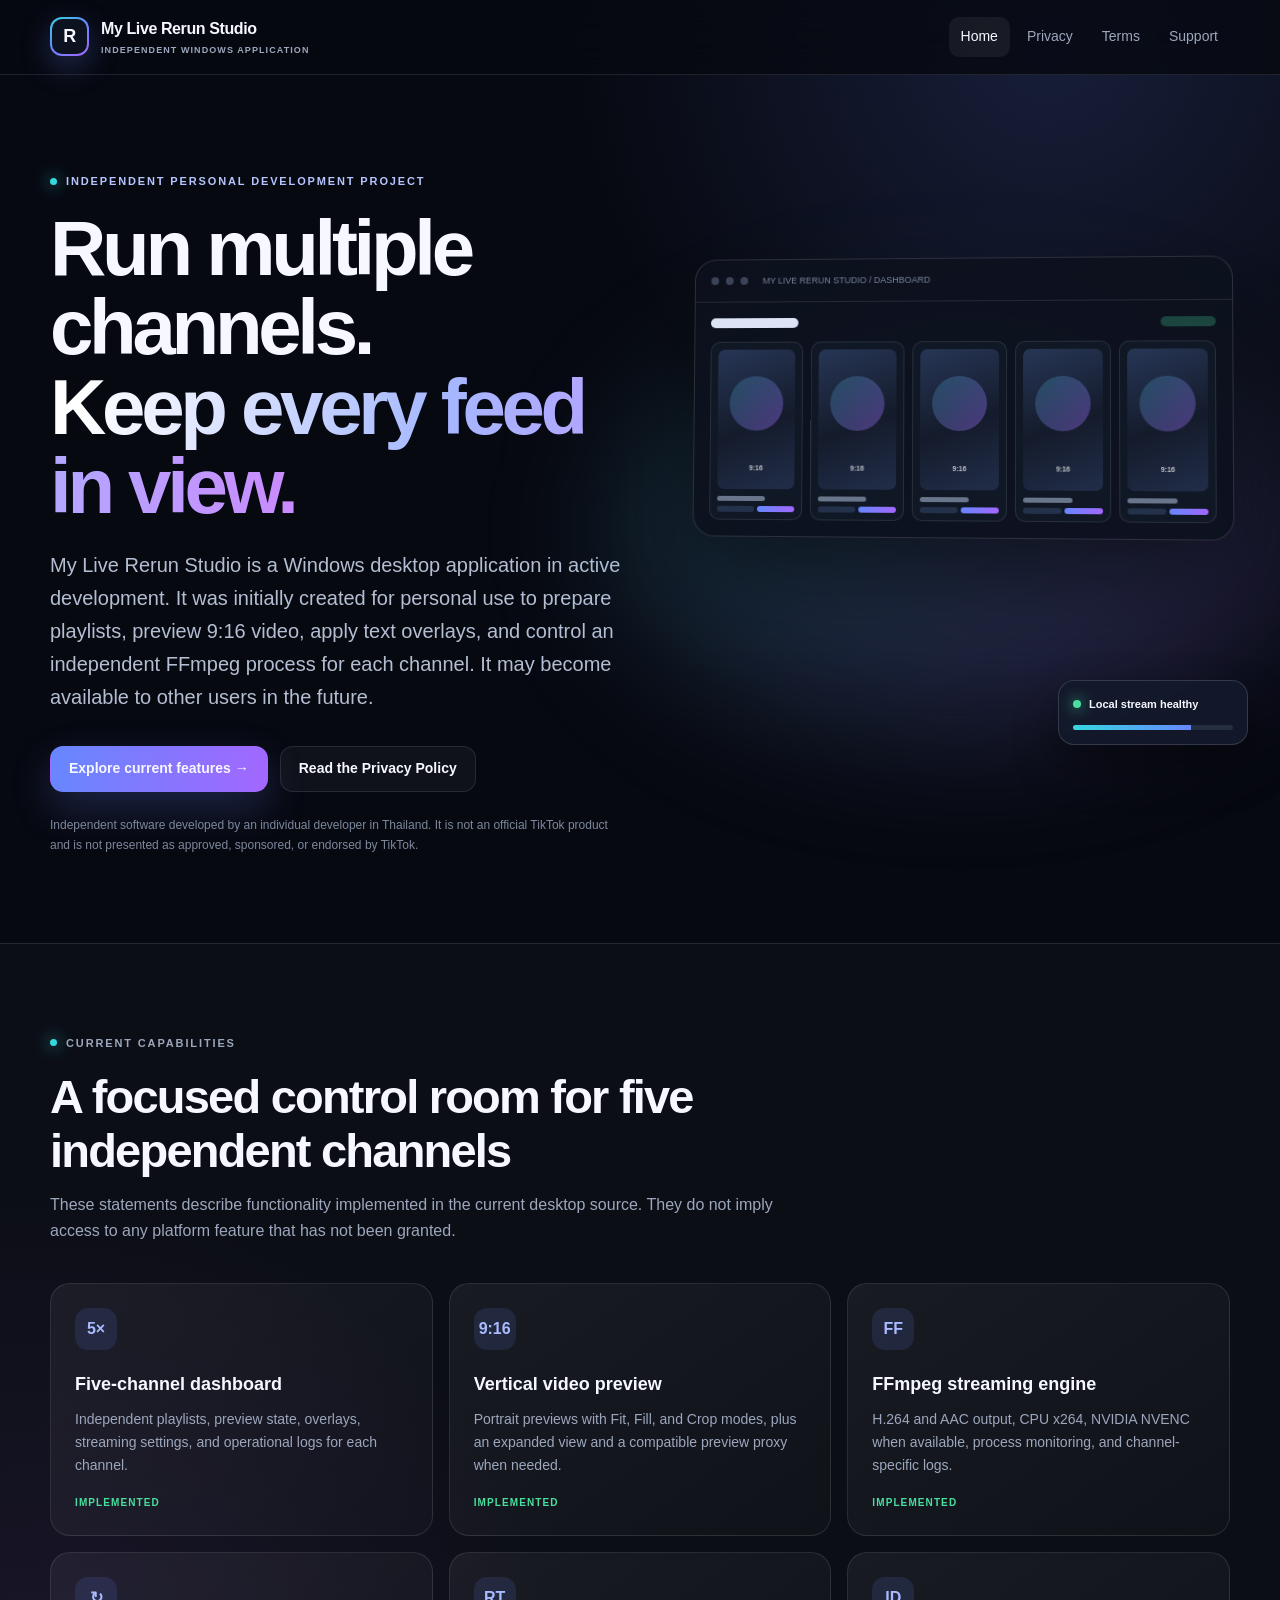
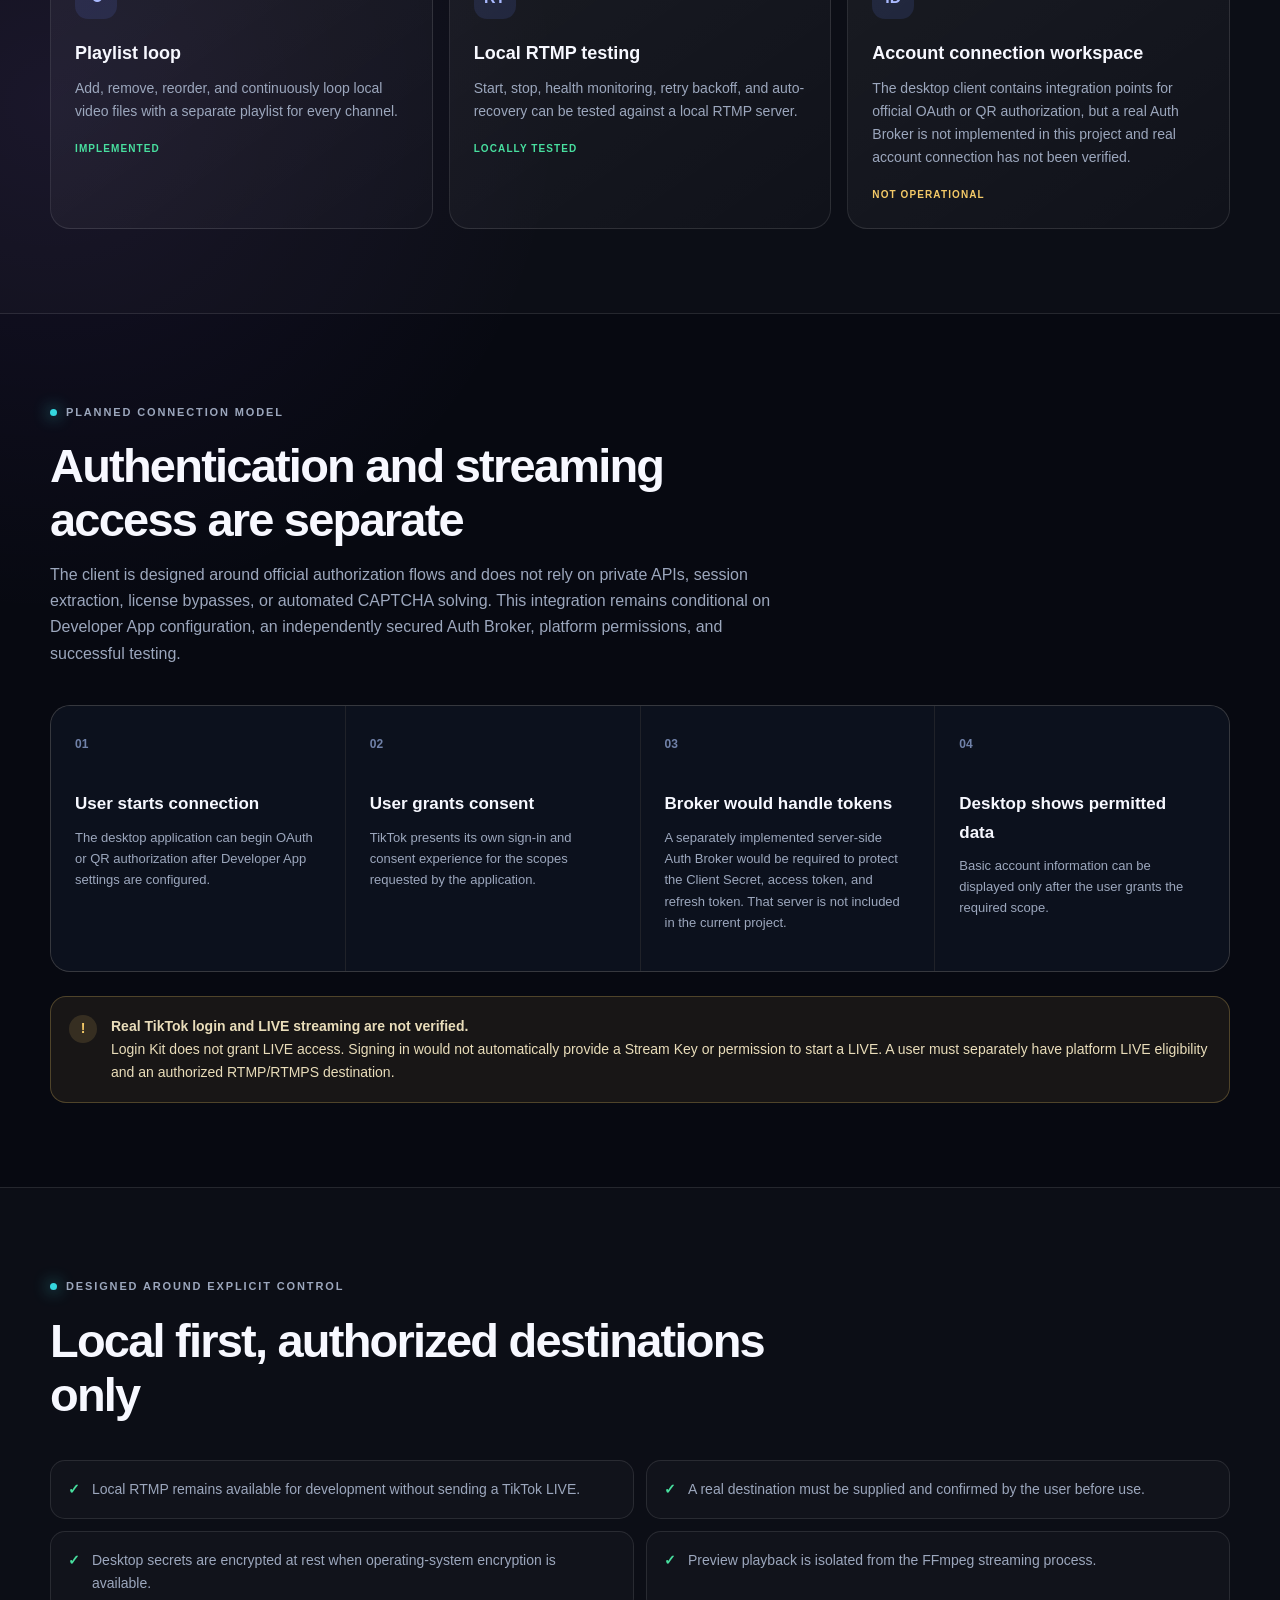
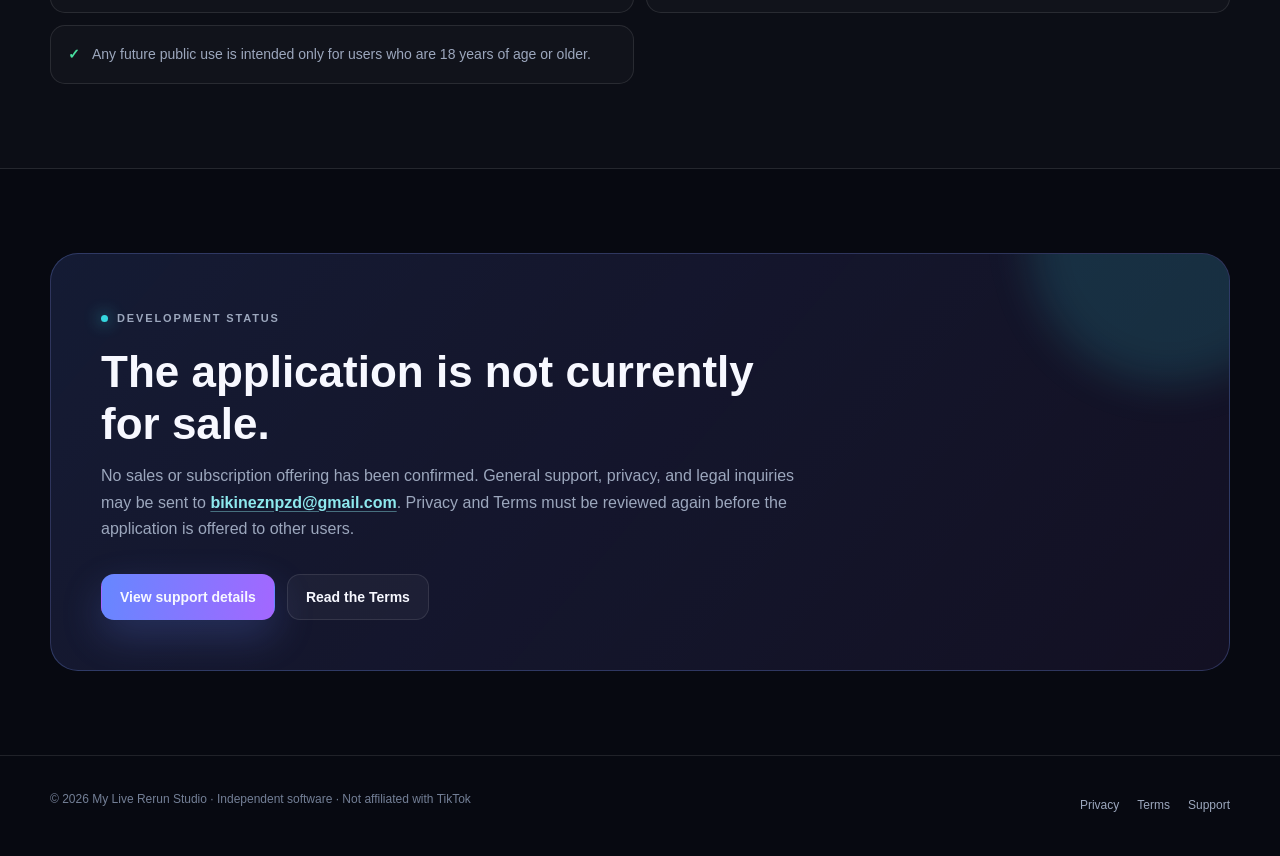
<file: index.html>
<!doctype html>
<html lang="en">
<head>
  <meta charset="UTF-8" />
  <meta name="viewport" content="width=device-width, initial-scale=1.0" />
  <meta name="description" content="My Live Rerun Studio is an independent Windows application in development for multi-channel vertical video playback, preview, overlays, and FFmpeg streaming." />
  <meta name="theme-color" content="#070911" />
  <title>My Live Rerun Studio — Multi-channel vertical streaming workspace</title>
  <link rel="stylesheet" href="assets/styles.css" />
  <script src="assets/main.js" defer></script>
</head>
<body>
  <a class="skip-link" href="#main">Skip to content</a>
  <header class="site-header">
    <nav class="container nav" aria-label="Primary navigation">
      <a class="brand" href="index.html"><span class="brand-mark" aria-hidden="true"></span><span>My Live Rerun Studio<small>Independent Windows application</small></span></a>
      <button class="menu-button" data-menu-button aria-label="Open navigation" aria-expanded="false">☰</button>
      <div class="nav-links" data-navigation data-open="false"><a href="index.html" aria-current="page">Home</a><a href="privacy.html">Privacy</a><a href="terms.html">Terms</a><a href="support.html">Support</a></div>
    </nav>
  </header>

  <main id="main">
    <section class="hero">
      <div class="container hero-grid">
        <div>
          <p class="eyebrow">Independent personal development project</p>
          <h1>Run multiple channels.<br /><span class="gradient-text">Keep every feed in view.</span></h1>
          <p class="lead">My Live Rerun Studio is a Windows desktop application in active development. It was initially created for personal use to prepare playlists, preview 9:16 video, apply text overlays, and control an independent FFmpeg process for each channel. It may become available to other users in the future.</p>
          <div class="hero-actions"><a class="button button-primary" href="#features">Explore current features →</a><a class="button button-secondary" href="privacy.html">Read the Privacy Policy</a></div>
          <p class="trust-note">Independent software developed by an individual developer in Thailand. It is not an official TikTok product and is not presented as approved, sponsored, or endorsed by TikTok.</p>
        </div>
        <div class="product-frame" aria-label="Illustration of the five-channel desktop dashboard">
          <div class="glow"></div>
          <div class="app-window">
            <div class="window-bar"><span class="window-dot"></span><span class="window-dot"></span><span class="window-dot"></span><span class="window-title">MY LIVE RERUN STUDIO / DASHBOARD</span></div>
            <div class="dashboard"><div class="dashboard-head"><span class="dashboard-title"></span><span class="dashboard-status"></span></div><div class="channel-grid">
              <div class="channel"><div class="preview"></div><div class="channel-name"></div><div class="channel-controls"><span></span><span></span></div></div>
              <div class="channel"><div class="preview"></div><div class="channel-name"></div><div class="channel-controls"><span></span><span></span></div></div>
              <div class="channel"><div class="preview"></div><div class="channel-name"></div><div class="channel-controls"><span></span><span></span></div></div>
              <div class="channel"><div class="preview"></div><div class="channel-name"></div><div class="channel-controls"><span></span><span></span></div></div>
              <div class="channel"><div class="preview"></div><div class="channel-name"></div><div class="channel-controls"><span></span><span></span></div></div>
            </div></div>
          </div>
          <div class="floating-card"><div class="status-line"><span class="status-dot"></span>Local stream healthy</div><div class="meter"><span></span></div></div>
        </div>
      </div>
    </section>

    <section class="section section-alt" id="features">
      <div class="container">
        <div class="section-heading"><p class="eyebrow">Current capabilities</p><h2>A focused control room for five independent channels</h2><p>These statements describe functionality implemented in the current desktop source. They do not imply access to any platform feature that has not been granted.</p></div>
        <div class="grid-3">
          <article class="feature-card"><span class="icon-box">5×</span><h3>Five-channel dashboard</h3><p>Independent playlists, preview state, overlays, streaming settings, and operational logs for each channel.</p><div class="feature-meta">Implemented</div></article>
          <article class="feature-card"><span class="icon-box">9:16</span><h3>Vertical video preview</h3><p>Portrait previews with Fit, Fill, and Crop modes, plus an expanded view and a compatible preview proxy when needed.</p><div class="feature-meta">Implemented</div></article>
          <article class="feature-card"><span class="icon-box">FF</span><h3>FFmpeg streaming engine</h3><p>H.264 and AAC output, CPU x264, NVIDIA NVENC when available, process monitoring, and channel-specific logs.</p><div class="feature-meta">Implemented</div></article>
          <article class="feature-card"><span class="icon-box">↻</span><h3>Playlist loop</h3><p>Add, remove, reorder, and continuously loop local video files with a separate playlist for every channel.</p><div class="feature-meta">Implemented</div></article>
          <article class="feature-card"><span class="icon-box">RT</span><h3>Local RTMP testing</h3><p>Start, stop, health monitoring, retry backoff, and auto-recovery can be tested against a local RTMP server.</p><div class="feature-meta">Locally tested</div></article>
          <article class="feature-card"><span class="icon-box">ID</span><h3>Account connection workspace</h3><p>The desktop client contains integration points for official OAuth or QR authorization, but a real Auth Broker is not implemented in this project and real account connection has not been verified.</p><div class="feature-meta pending">Not operational</div></article>
        </div>
      </div>
    </section>

    <section class="section">
      <div class="container">
        <div class="section-heading"><p class="eyebrow">Planned connection model</p><h2>Authentication and streaming access are separate</h2><p>The client is designed around official authorization flows and does not rely on private APIs, session extraction, license bypasses, or automated CAPTCHA solving. This integration remains conditional on Developer App configuration, an independently secured Auth Broker, platform permissions, and successful testing.</p></div>
        <div class="flow">
          <article class="flow-step"><span class="step-number">01</span><h3>User starts connection</h3><p>The desktop application can begin OAuth or QR authorization after Developer App settings are configured.</p></article>
          <article class="flow-step"><span class="step-number">02</span><h3>User grants consent</h3><p>TikTok presents its own sign-in and consent experience for the scopes requested by the application.</p></article>
          <article class="flow-step"><span class="step-number">03</span><h3>Broker would handle tokens</h3><p>A separately implemented server-side Auth Broker would be required to protect the Client Secret, access token, and refresh token. That server is not included in the current project.</p></article>
          <article class="flow-step"><span class="step-number">04</span><h3>Desktop shows permitted data</h3><p>Basic account information can be displayed only after the user grants the required scope.</p></article>
        </div>
        <div class="notice" style="margin-top:24px"><span class="notice-mark">!</span><div><strong>Real TikTok login and LIVE streaming are not verified.</strong><br />Login Kit does not grant LIVE access. Signing in would not automatically provide a Stream Key or permission to start a LIVE. A user must separately have platform LIVE eligibility and an authorized RTMP/RTMPS destination.</div></div>
      </div>
    </section>

    <section class="section section-alt">
      <div class="container">
        <div class="section-heading"><p class="eyebrow">Designed around explicit control</p><h2>Local first, authorized destinations only</h2></div>
        <div class="check-grid">
          <div class="check-item"><span class="check">✓</span><span>Local RTMP remains available for development without sending a TikTok LIVE.</span></div>
          <div class="check-item"><span class="check">✓</span><span>A real destination must be supplied and confirmed by the user before use.</span></div>
          <div class="check-item"><span class="check">✓</span><span>Desktop secrets are encrypted at rest when operating-system encryption is available.</span></div>
          <div class="check-item"><span class="check">✓</span><span>Preview playback is isolated from the FFmpeg streaming process.</span></div>
          <div class="check-item"><span class="check">✓</span><span>Any future public use is intended only for users who are 18 years of age or older.</span></div>
        </div>
      </div>
    </section>

    <section class="section">
      <div class="container cta"><p class="eyebrow">Development status</p><h2>The application is not currently for sale.</h2><p>No sales or subscription offering has been confirmed. General support, privacy, and legal inquiries may be sent to <a href="mailto:bikineznpzd@gmail.com">bikineznpzd@gmail.com</a>. Privacy and Terms must be reviewed again before the application is offered to other users.</p><div class="hero-actions"><a class="button button-primary" href="support.html">View support details</a><a class="button button-secondary" href="terms.html">Read the Terms</a></div></div>
    </section>
  </main>

  <footer class="site-footer"><div class="container footer-grid"><p class="footer-copy">© <span data-year></span> My Live Rerun Studio · Independent software · Not affiliated with TikTok</p><div class="footer-links"><a href="privacy.html">Privacy</a><a href="terms.html">Terms</a><a href="support.html">Support</a></div></div></footer>
</body>
</html>
</file>
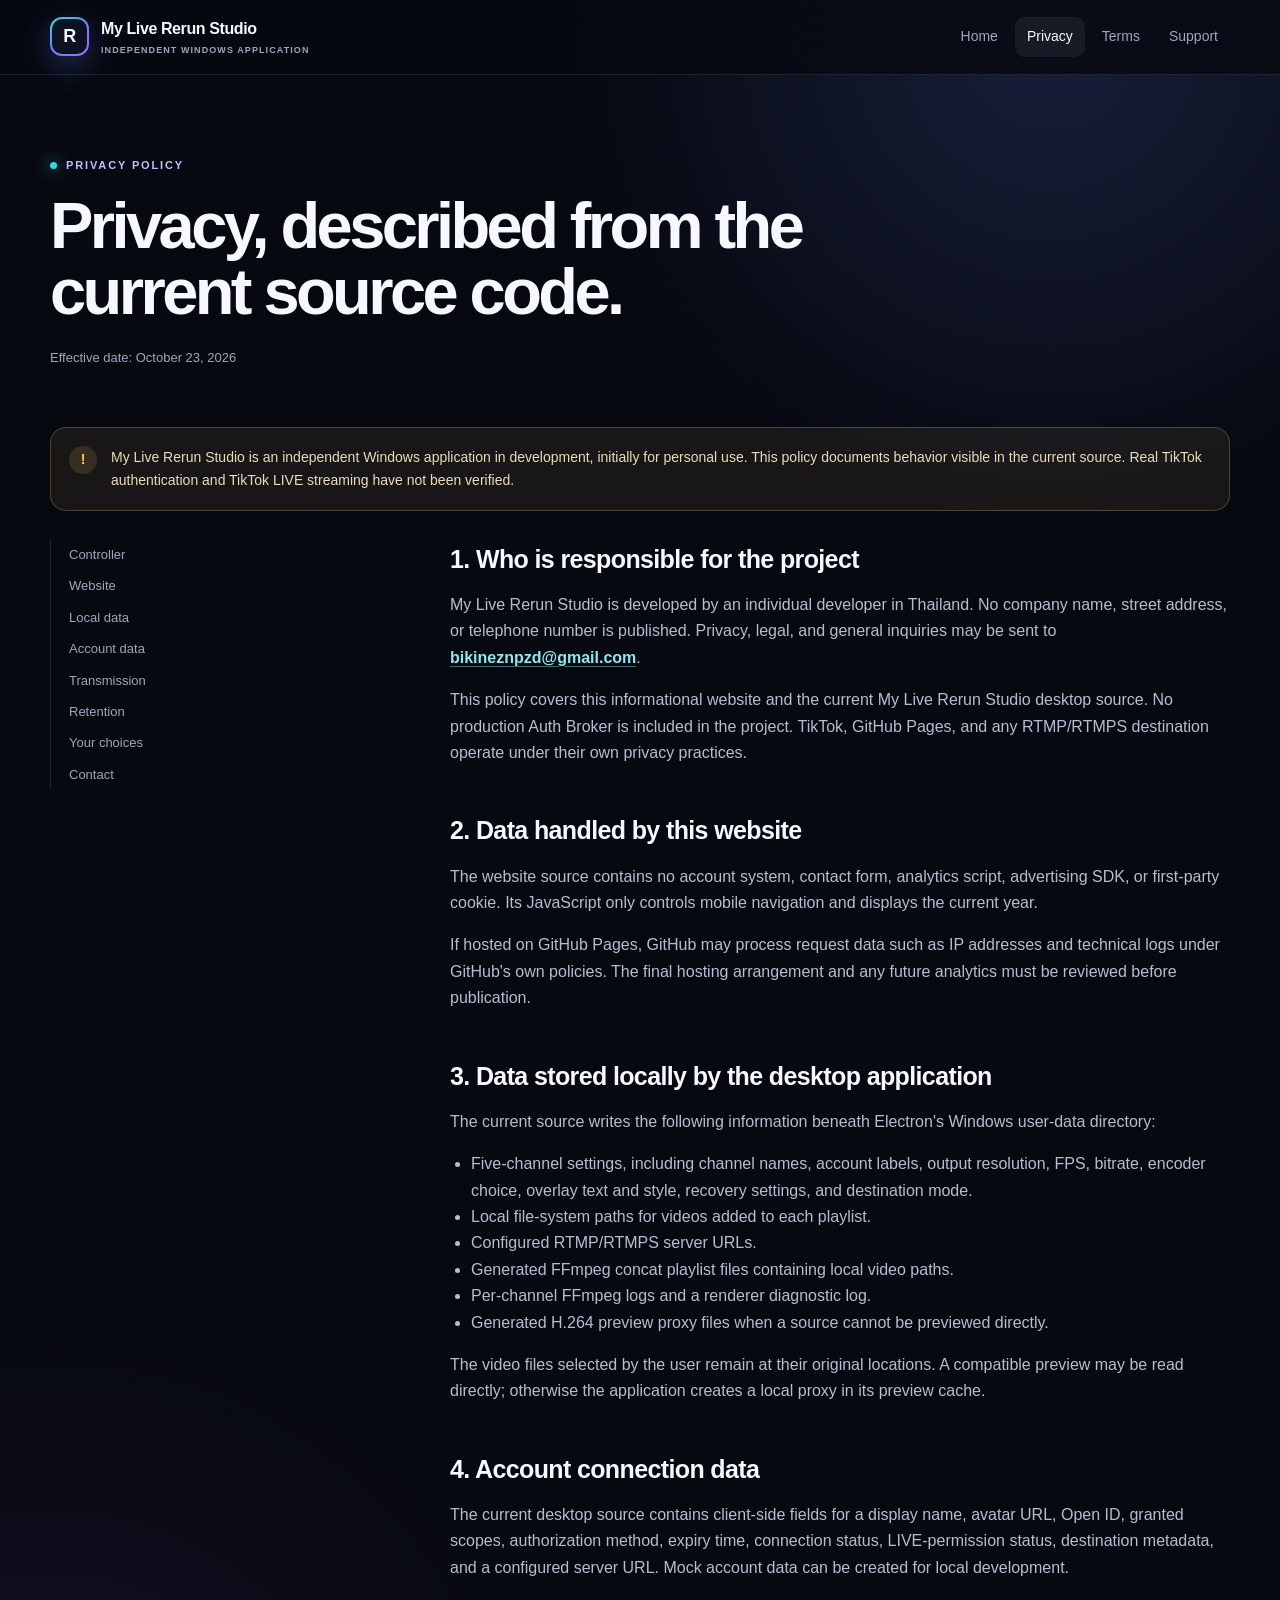
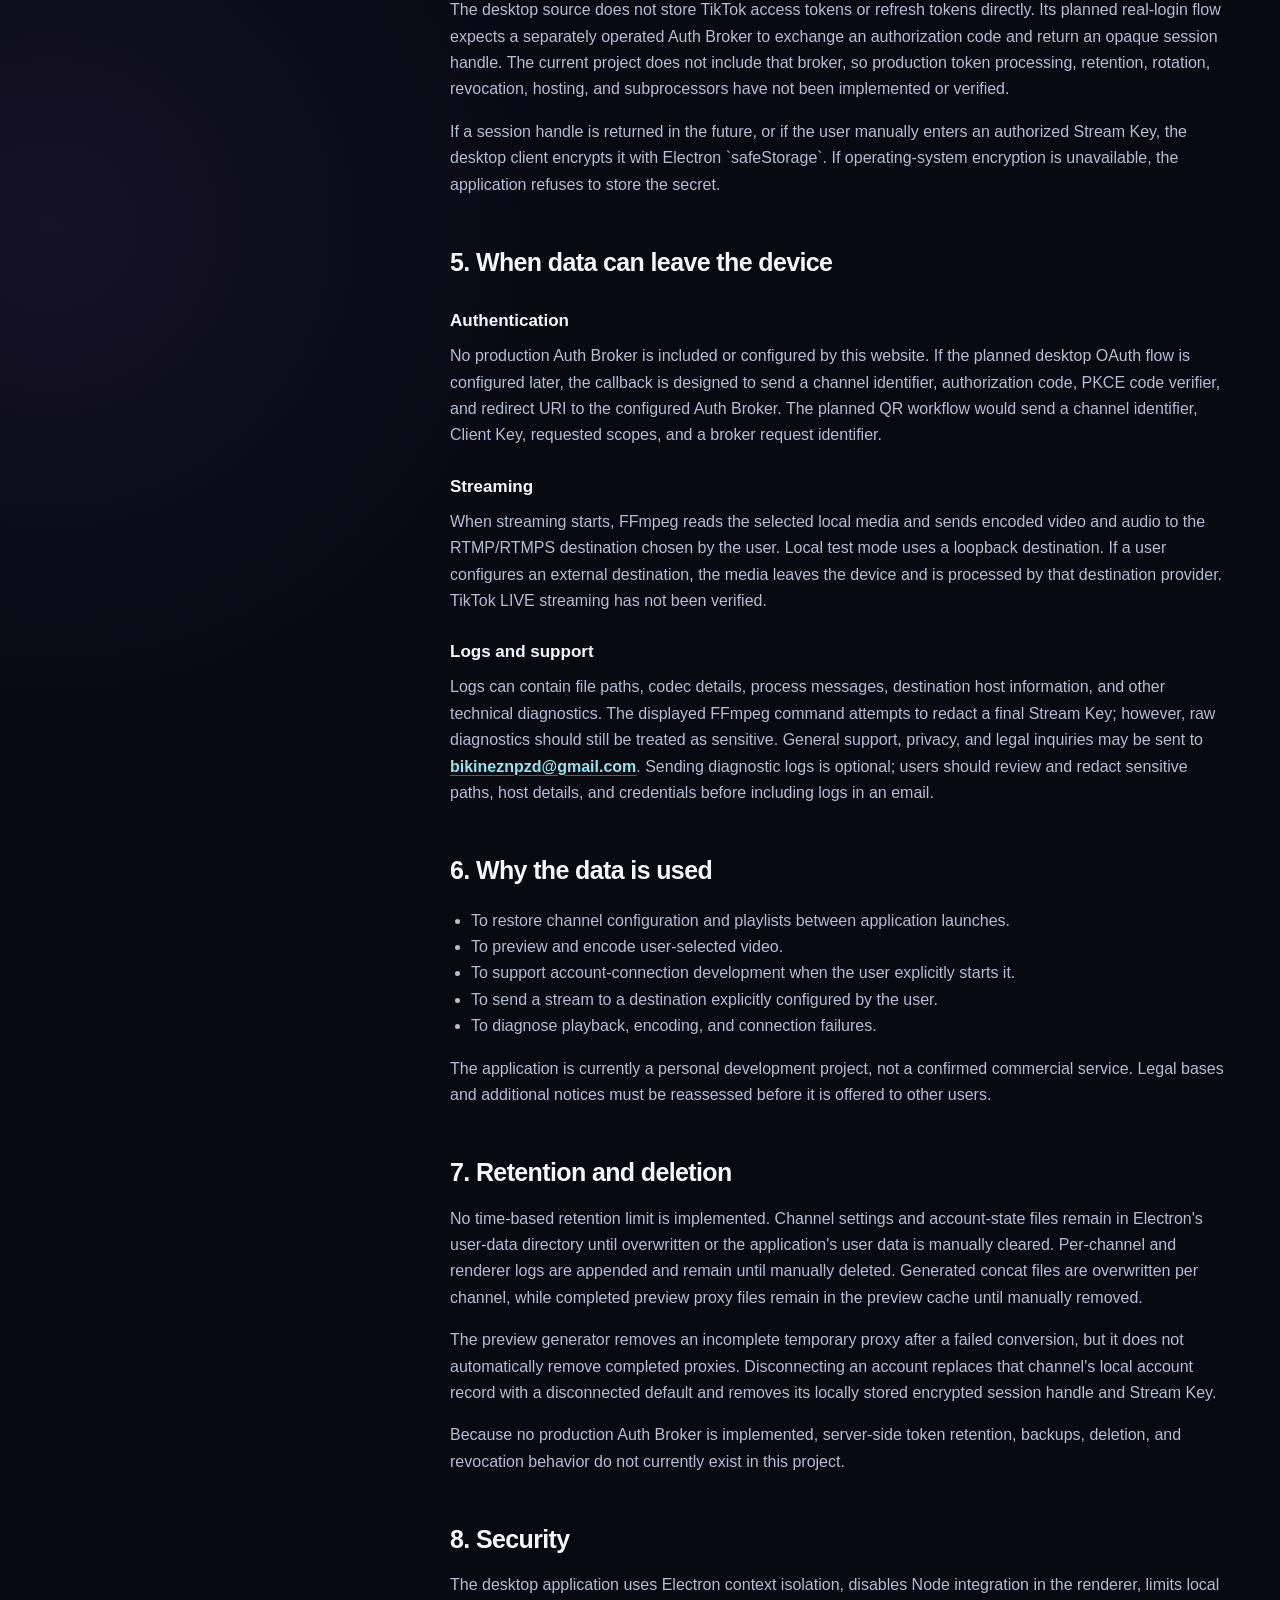
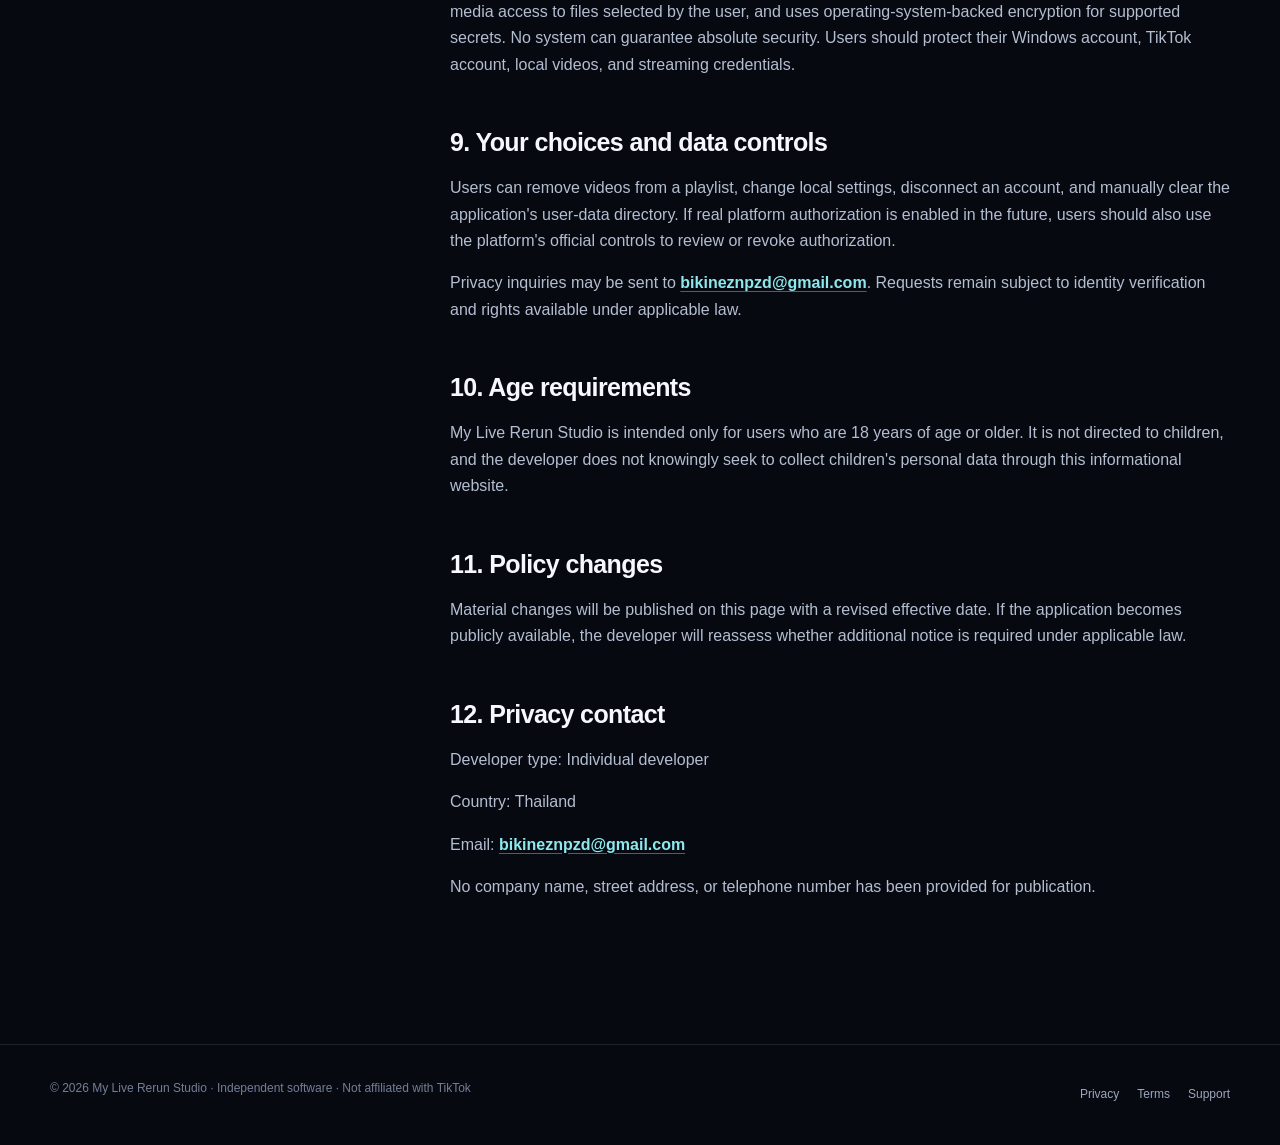
<file: privacy.html>
<!doctype html>
<html lang="en">
<head>
  <meta charset="UTF-8" />
  <meta name="viewport" content="width=device-width, initial-scale=1.0" />
  <meta name="description" content="Privacy Policy for My Live Rerun Studio." />
  <meta name="theme-color" content="#070911" />
  <title>Privacy Policy — My Live Rerun Studio</title>
  <link rel="stylesheet" href="assets/styles.css" />
  <script src="assets/main.js" defer></script>
</head>
<body>
  <a class="skip-link" href="#main">Skip to content</a>
  <header class="site-header"><nav class="container nav" aria-label="Primary navigation"><a class="brand" href="index.html"><span class="brand-mark" aria-hidden="true"></span><span>My Live Rerun Studio<small>Independent Windows application</small></span></a><button class="menu-button" data-menu-button aria-label="Open navigation" aria-expanded="false">☰</button><div class="nav-links" data-navigation data-open="false"><a href="index.html">Home</a><a href="privacy.html" aria-current="page">Privacy</a><a href="terms.html">Terms</a><a href="support.html">Support</a></div></nav></header>

  <main id="main">
    <header class="container page-hero"><p class="eyebrow">Privacy Policy</p><h1>Privacy, described from the current source code.</h1><p class="page-meta">Effective date: October 23, 2026</p></header>
    <div class="container notice"><span class="notice-mark">!</span><div>My Live Rerun Studio is an independent Windows application in development, initially for personal use. This policy documents behavior visible in the current source. Real TikTok authentication and TikTok LIVE streaming have not been verified.</div></div>

    <div class="container legal-layout">
      <aside class="legal-nav" aria-label="Privacy Policy sections"><a href="#controller">Controller</a><a href="#website">Website</a><a href="#local-data">Local data</a><a href="#account-data">Account data</a><a href="#transmission">Transmission</a><a href="#retention">Retention</a><a href="#rights">Your choices</a><a href="#contact">Contact</a></aside>
      <article class="prose">
        <section id="controller"><h2>1. Who is responsible for the project</h2><p>My Live Rerun Studio is developed by an individual developer in Thailand. No company name, street address, or telephone number is published. Privacy, legal, and general inquiries may be sent to <a href="mailto:bikineznpzd@gmail.com">bikineznpzd@gmail.com</a>.</p><p>This policy covers this informational website and the current My Live Rerun Studio desktop source. No production Auth Broker is included in the project. TikTok, GitHub Pages, and any RTMP/RTMPS destination operate under their own privacy practices.</p></section>

        <section id="website"><h2>2. Data handled by this website</h2><p>The website source contains no account system, contact form, analytics script, advertising SDK, or first-party cookie. Its JavaScript only controls mobile navigation and displays the current year.</p><p>If hosted on GitHub Pages, GitHub may process request data such as IP addresses and technical logs under GitHub's own policies. The final hosting arrangement and any future analytics must be reviewed before publication.</p></section>

        <section id="local-data"><h2>3. Data stored locally by the desktop application</h2><p>The current source writes the following information beneath Electron's Windows user-data directory:</p><ul><li>Five-channel settings, including channel names, account labels, output resolution, FPS, bitrate, encoder choice, overlay text and style, recovery settings, and destination mode.</li><li>Local file-system paths for videos added to each playlist.</li><li>Configured RTMP/RTMPS server URLs.</li><li>Generated FFmpeg concat playlist files containing local video paths.</li><li>Per-channel FFmpeg logs and a renderer diagnostic log.</li><li>Generated H.264 preview proxy files when a source cannot be previewed directly.</li></ul><p>The video files selected by the user remain at their original locations. A compatible preview may be read directly; otherwise the application creates a local proxy in its preview cache.</p></section>

        <section id="account-data"><h2>4. Account connection data</h2><p>The current desktop source contains client-side fields for a display name, avatar URL, Open ID, granted scopes, authorization method, expiry time, connection status, LIVE-permission status, destination metadata, and a configured server URL. Mock account data can be created for local development.</p><p>The desktop source does not store TikTok access tokens or refresh tokens directly. Its planned real-login flow expects a separately operated Auth Broker to exchange an authorization code and return an opaque session handle. The current project does not include that broker, so production token processing, retention, rotation, revocation, hosting, and subprocessors have not been implemented or verified.</p><p>If a session handle is returned in the future, or if the user manually enters an authorized Stream Key, the desktop client encrypts it with Electron `safeStorage`. If operating-system encryption is unavailable, the application refuses to store the secret.</p></section>

        <section id="transmission"><h2>5. When data can leave the device</h2><h3>Authentication</h3><p>No production Auth Broker is included or configured by this website. If the planned desktop OAuth flow is configured later, the callback is designed to send a channel identifier, authorization code, PKCE code verifier, and redirect URI to the configured Auth Broker. The planned QR workflow would send a channel identifier, Client Key, requested scopes, and a broker request identifier.</p><h3>Streaming</h3><p>When streaming starts, FFmpeg reads the selected local media and sends encoded video and audio to the RTMP/RTMPS destination chosen by the user. Local test mode uses a loopback destination. If a user configures an external destination, the media leaves the device and is processed by that destination provider. TikTok LIVE streaming has not been verified.</p><h3>Logs and support</h3><p>Logs can contain file paths, codec details, process messages, destination host information, and other technical diagnostics. The displayed FFmpeg command attempts to redact a final Stream Key; however, raw diagnostics should still be treated as sensitive. General support, privacy, and legal inquiries may be sent to <a href="mailto:bikineznpzd@gmail.com">bikineznpzd@gmail.com</a>. Sending diagnostic logs is optional; users should review and redact sensitive paths, host details, and credentials before including logs in an email.</p></section>

        <section id="purpose"><h2>6. Why the data is used</h2><ul><li>To restore channel configuration and playlists between application launches.</li><li>To preview and encode user-selected video.</li><li>To support account-connection development when the user explicitly starts it.</li><li>To send a stream to a destination explicitly configured by the user.</li><li>To diagnose playback, encoding, and connection failures.</li></ul><p>The application is currently a personal development project, not a confirmed commercial service. Legal bases and additional notices must be reassessed before it is offered to other users.</p></section>

        <section id="retention"><h2>7. Retention and deletion</h2><p>No time-based retention limit is implemented. Channel settings and account-state files remain in Electron's user-data directory until overwritten or the application's user data is manually cleared. Per-channel and renderer logs are appended and remain until manually deleted. Generated concat files are overwritten per channel, while completed preview proxy files remain in the preview cache until manually removed.</p><p>The preview generator removes an incomplete temporary proxy after a failed conversion, but it does not automatically remove completed proxies. Disconnecting an account replaces that channel's local account record with a disconnected default and removes its locally stored encrypted session handle and Stream Key.</p><p>Because no production Auth Broker is implemented, server-side token retention, backups, deletion, and revocation behavior do not currently exist in this project.</p></section>

        <section id="security"><h2>8. Security</h2><p>The desktop application uses Electron context isolation, disables Node integration in the renderer, limits local media access to files selected by the user, and uses operating-system-backed encryption for supported secrets. No system can guarantee absolute security. Users should protect their Windows account, TikTok account, local videos, and streaming credentials.</p></section>

        <section id="rights"><h2>9. Your choices and data controls</h2><p>Users can remove videos from a playlist, change local settings, disconnect an account, and manually clear the application's user-data directory. If real platform authorization is enabled in the future, users should also use the platform's official controls to review or revoke authorization.</p><p>Privacy inquiries may be sent to <a href="mailto:bikineznpzd@gmail.com">bikineznpzd@gmail.com</a>. Requests remain subject to identity verification and rights available under applicable law.</p></section>

        <section id="children"><h2>10. Age requirements</h2><p>My Live Rerun Studio is intended only for users who are 18 years of age or older. It is not directed to children, and the developer does not knowingly seek to collect children's personal data through this informational website.</p></section>

        <section id="changes"><h2>11. Policy changes</h2><p>Material changes will be published on this page with a revised effective date. If the application becomes publicly available, the developer will reassess whether additional notice is required under applicable law.</p></section>

        <section id="contact"><h2>12. Privacy contact</h2><p>Developer type: Individual developer</p><p>Country: Thailand</p><p>Email: <a href="mailto:bikineznpzd@gmail.com">bikineznpzd@gmail.com</a></p><p>No company name, street address, or telephone number has been provided for publication.</p></section>
      </article>
    </div>
  </main>

  <footer class="site-footer"><div class="container footer-grid"><p class="footer-copy">© <span data-year></span> My Live Rerun Studio · Independent software · Not affiliated with TikTok</p><div class="footer-links"><a href="privacy.html">Privacy</a><a href="terms.html">Terms</a><a href="support.html">Support</a></div></div></footer>
</body>
</html>
</file>
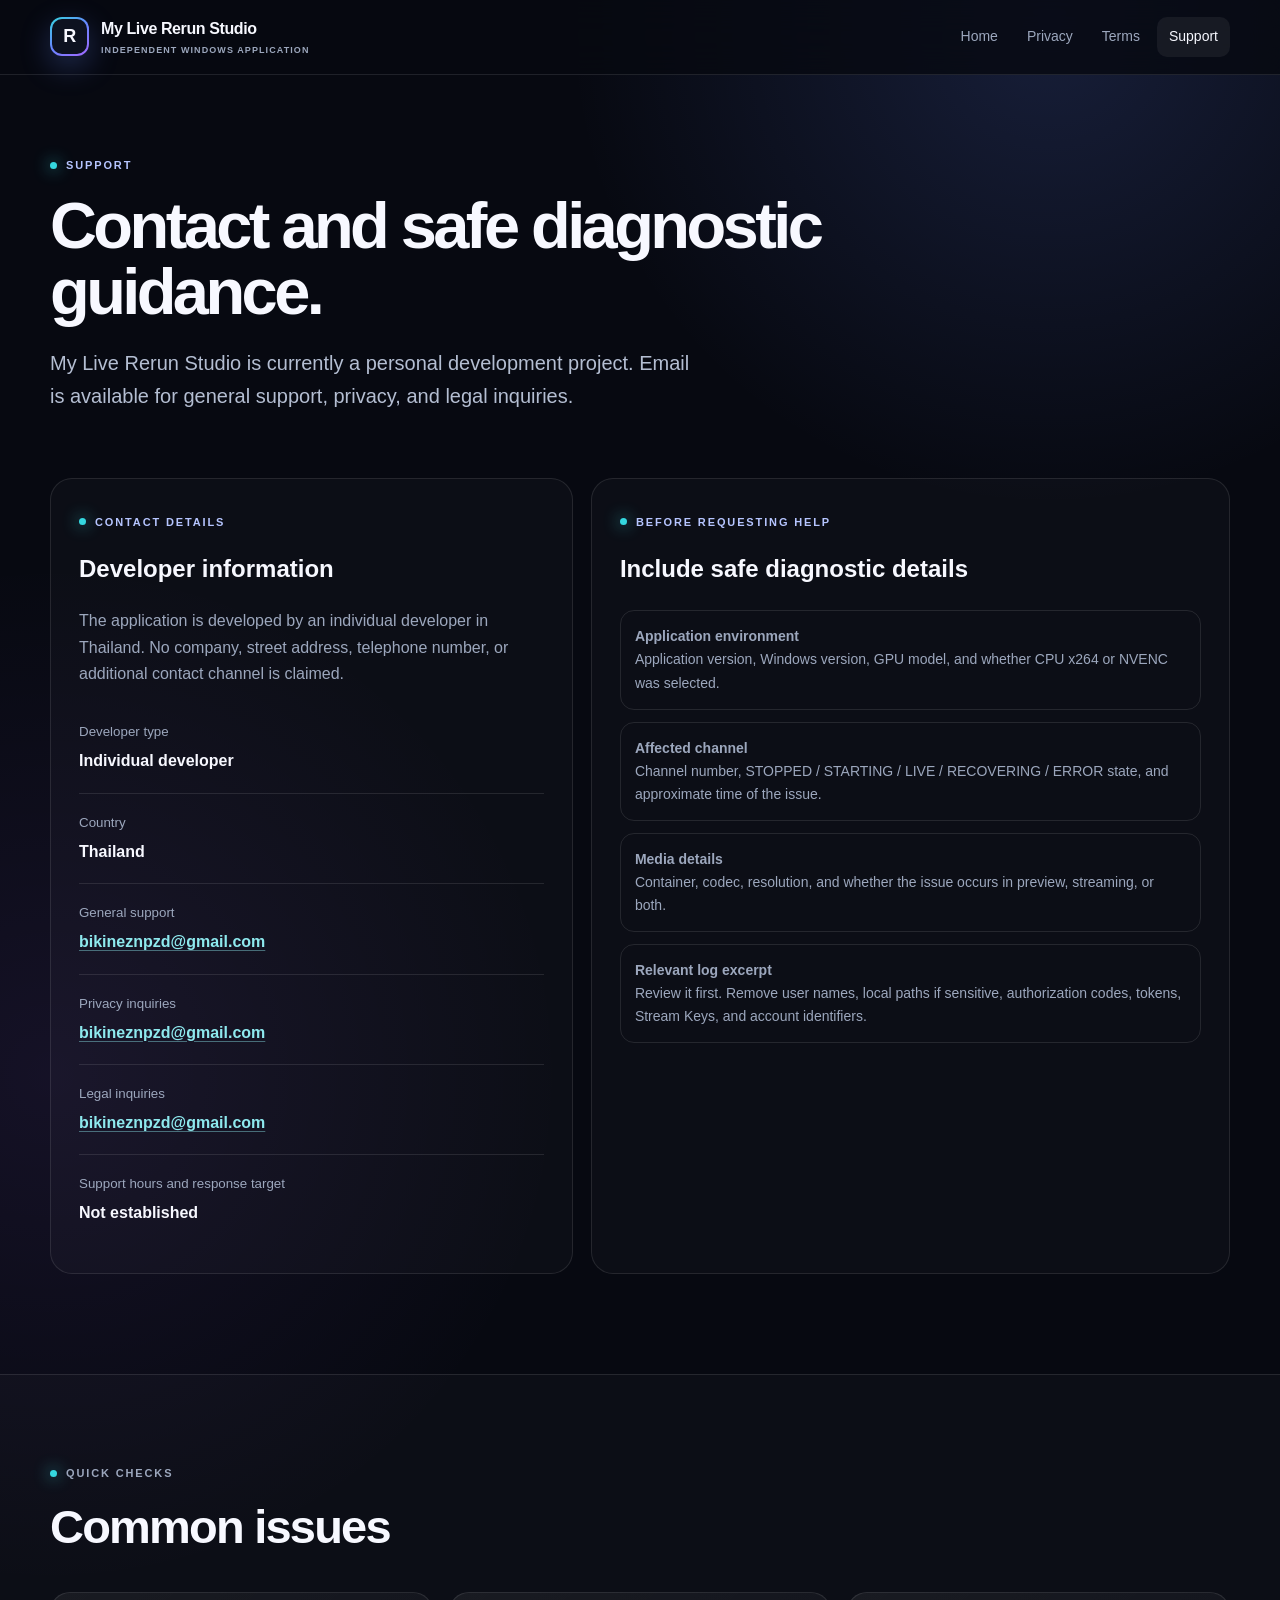
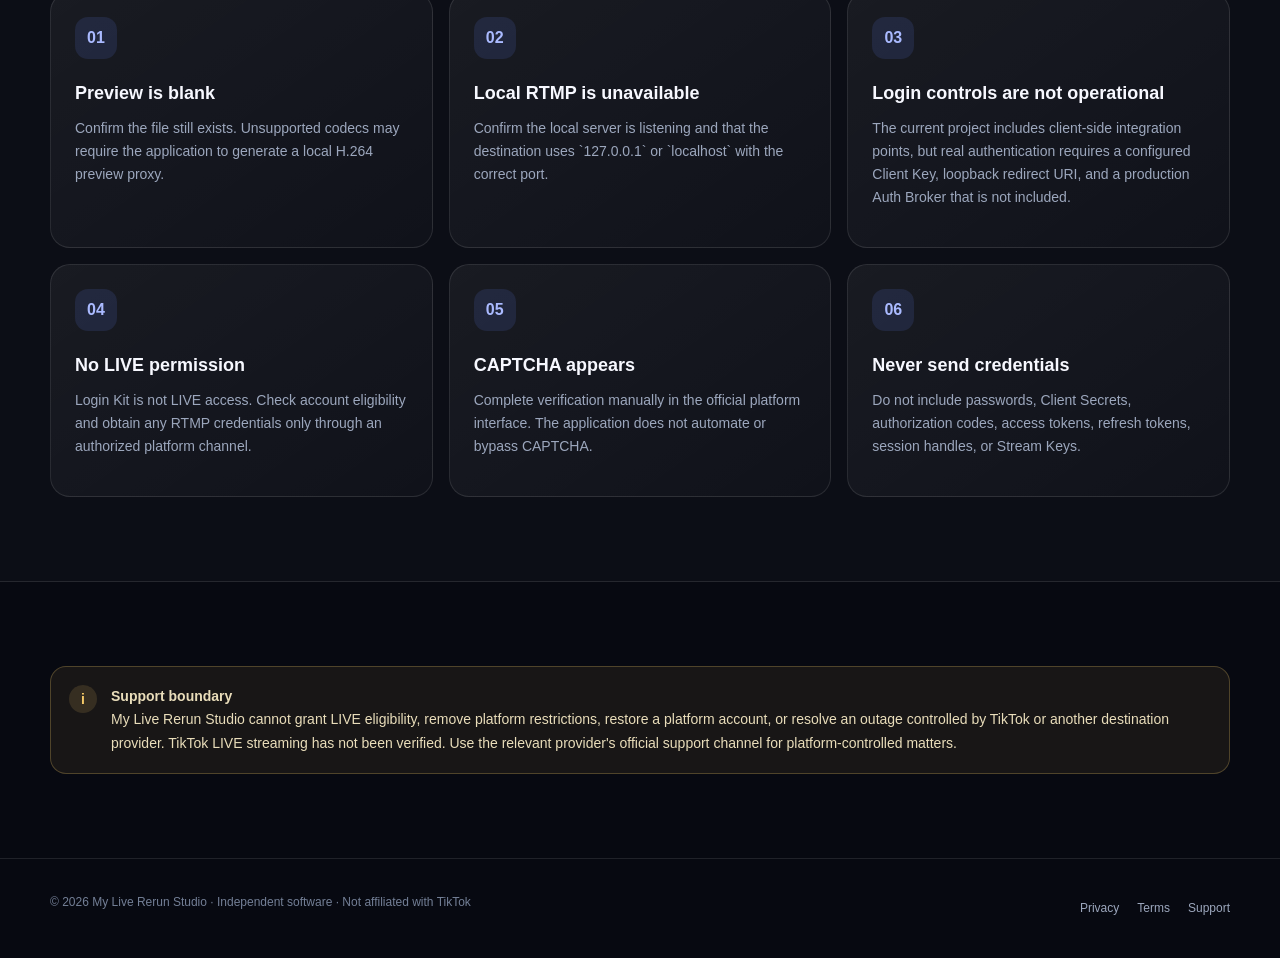
<file: support.html>
<!doctype html>
<html lang="en">
<head>
  <meta charset="UTF-8" />
  <meta name="viewport" content="width=device-width, initial-scale=1.0" />
  <meta name="description" content="Support information for My Live Rerun Studio." />
  <meta name="theme-color" content="#070911" />
  <title>Support — My Live Rerun Studio</title>
  <link rel="stylesheet" href="assets/styles.css" />
  <script src="assets/main.js" defer></script>
</head>
<body>
  <a class="skip-link" href="#main">Skip to content</a>
  <header class="site-header"><nav class="container nav" aria-label="Primary navigation"><a class="brand" href="index.html"><span class="brand-mark" aria-hidden="true"></span><span>My Live Rerun Studio<small>Independent Windows application</small></span></a><button class="menu-button" data-menu-button aria-label="Open navigation" aria-expanded="false">☰</button><div class="nav-links" data-navigation data-open="false"><a href="index.html">Home</a><a href="privacy.html">Privacy</a><a href="terms.html">Terms</a><a href="support.html" aria-current="page">Support</a></div></nav></header>

  <main id="main">
    <header class="container page-hero"><p class="eyebrow">Support</p><h1>Contact and safe diagnostic guidance.</h1><p class="lead">My Live Rerun Studio is currently a personal development project. Email is available for general support, privacy, and legal inquiries.</p></header>

    <div class="container contact-grid">
      <section class="contact-card"><p class="eyebrow">Contact details</p><h2>Developer information</h2><p style="color:var(--muted)">The application is developed by an individual developer in Thailand. No company, street address, telephone number, or additional contact channel is claimed.</p>
        <div class="contact-row"><small>Developer type</small><strong>Individual developer</strong></div>
        <div class="contact-row"><small>Country</small><strong>Thailand</strong></div>
        <div class="contact-row"><small>General support</small><strong><a href="mailto:bikineznpzd@gmail.com">bikineznpzd@gmail.com</a></strong></div>
        <div class="contact-row"><small>Privacy inquiries</small><strong><a href="mailto:bikineznpzd@gmail.com">bikineznpzd@gmail.com</a></strong></div>
        <div class="contact-row"><small>Legal inquiries</small><strong><a href="mailto:bikineznpzd@gmail.com">bikineznpzd@gmail.com</a></strong></div>
        <div class="contact-row"><small>Support hours and response target</small><strong>Not established</strong></div>
      </section>

      <section class="contact-card"><p class="eyebrow">Before requesting help</p><h2>Include safe diagnostic details</h2><div class="support-list">
        <div><strong>Application environment</strong><br />Application version, Windows version, GPU model, and whether CPU x264 or NVENC was selected.</div>
        <div><strong>Affected channel</strong><br />Channel number, STOPPED / STARTING / LIVE / RECOVERING / ERROR state, and approximate time of the issue.</div>
        <div><strong>Media details</strong><br />Container, codec, resolution, and whether the issue occurs in preview, streaming, or both.</div>
        <div><strong>Relevant log excerpt</strong><br />Review it first. Remove user names, local paths if sensitive, authorization codes, tokens, Stream Keys, and account identifiers.</div>
      </div></section>
    </div>

    <section class="section section-alt">
      <div class="container"><div class="section-heading"><p class="eyebrow">Quick checks</p><h2>Common issues</h2></div><div class="grid-3">
        <article class="feature-card"><span class="icon-box">01</span><h3>Preview is blank</h3><p>Confirm the file still exists. Unsupported codecs may require the application to generate a local H.264 preview proxy.</p></article>
        <article class="feature-card"><span class="icon-box">02</span><h3>Local RTMP is unavailable</h3><p>Confirm the local server is listening and that the destination uses `127.0.0.1` or `localhost` with the correct port.</p></article>
        <article class="feature-card"><span class="icon-box">03</span><h3>Login controls are not operational</h3><p>The current project includes client-side integration points, but real authentication requires a configured Client Key, loopback redirect URI, and a production Auth Broker that is not included.</p></article>
        <article class="feature-card"><span class="icon-box">04</span><h3>No LIVE permission</h3><p>Login Kit is not LIVE access. Check account eligibility and obtain any RTMP credentials only through an authorized platform channel.</p></article>
        <article class="feature-card"><span class="icon-box">05</span><h3>CAPTCHA appears</h3><p>Complete verification manually in the official platform interface. The application does not automate or bypass CAPTCHA.</p></article>
        <article class="feature-card"><span class="icon-box">06</span><h3>Never send credentials</h3><p>Do not include passwords, Client Secrets, authorization codes, access tokens, refresh tokens, session handles, or Stream Keys.</p></article>
      </div></div>
    </section>

    <section class="section"><div class="container notice"><span class="notice-mark">i</span><div><strong>Support boundary</strong><br />My Live Rerun Studio cannot grant LIVE eligibility, remove platform restrictions, restore a platform account, or resolve an outage controlled by TikTok or another destination provider. TikTok LIVE streaming has not been verified. Use the relevant provider's official support channel for platform-controlled matters.</div></div></section>
  </main>

  <footer class="site-footer"><div class="container footer-grid"><p class="footer-copy">© <span data-year></span> My Live Rerun Studio · Independent software · Not affiliated with TikTok</p><div class="footer-links"><a href="privacy.html">Privacy</a><a href="terms.html">Terms</a><a href="support.html">Support</a></div></div></footer>
</body>
</html>
</file>
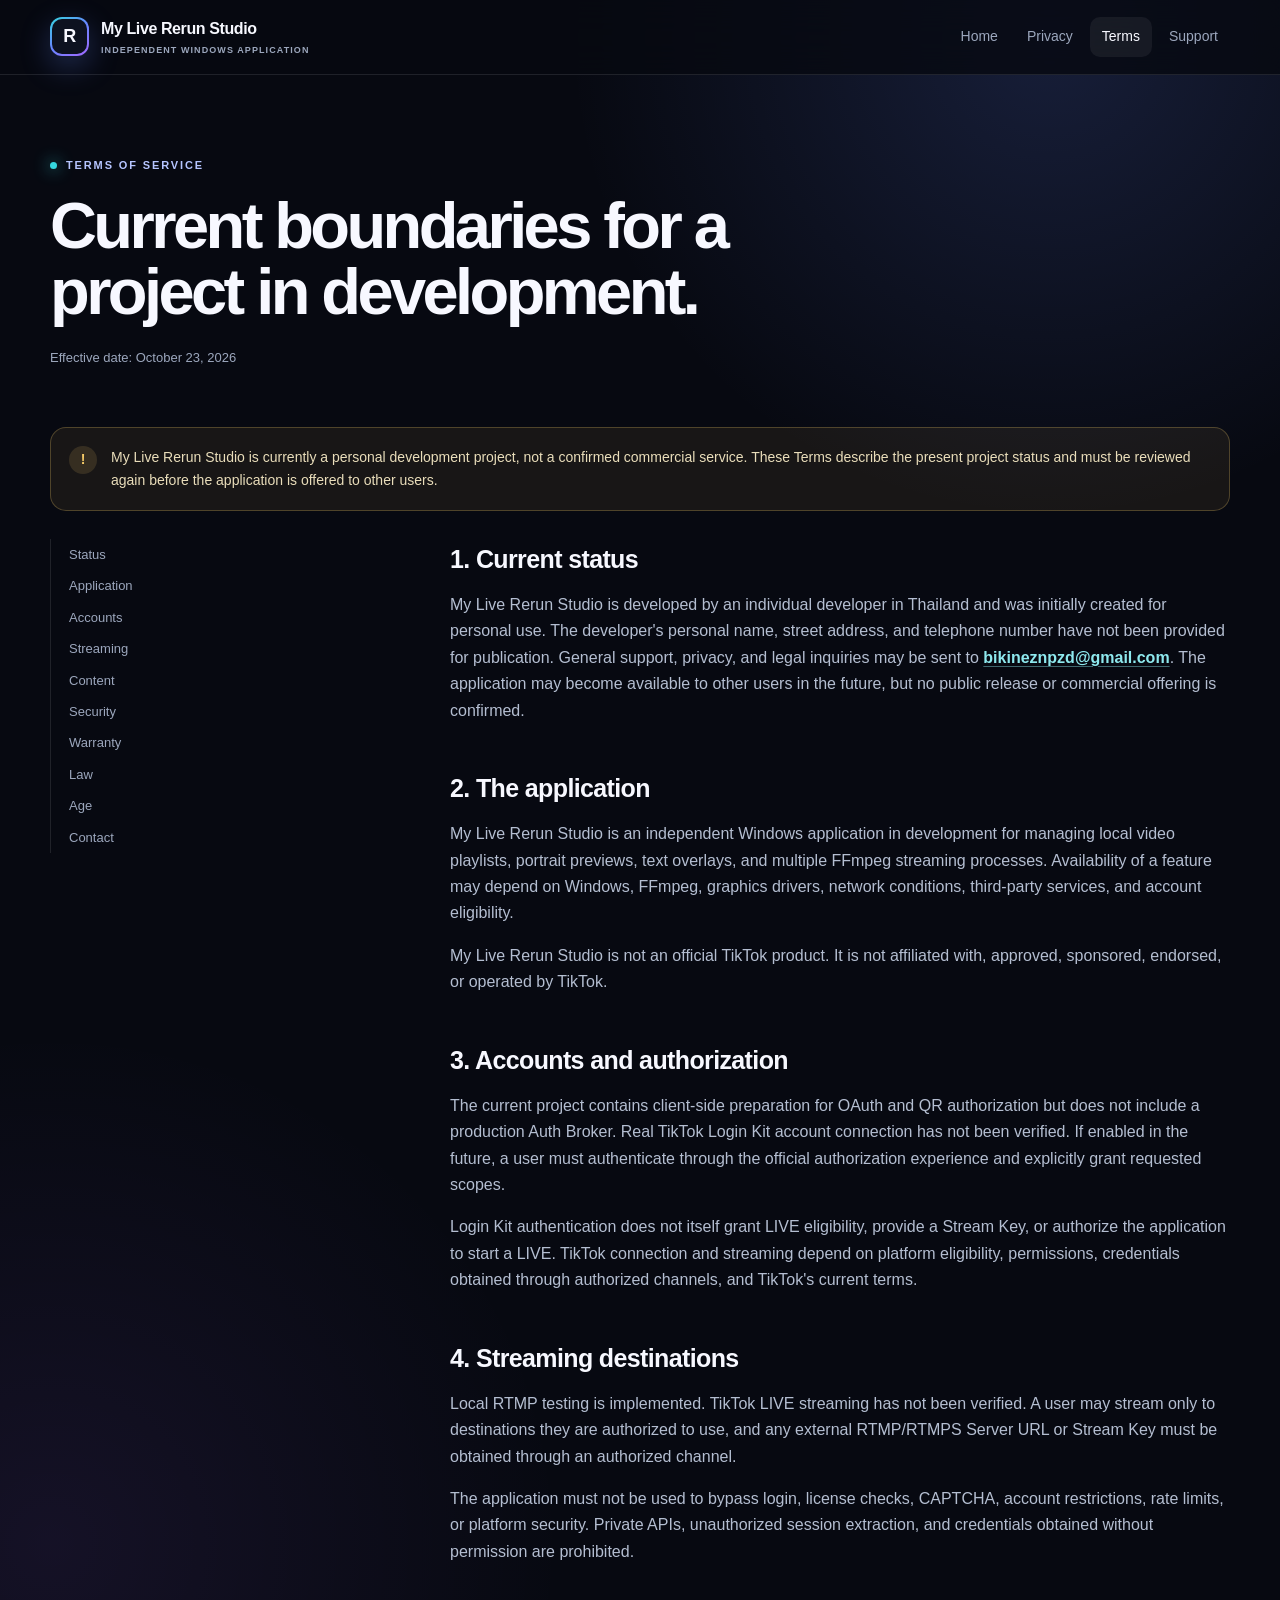
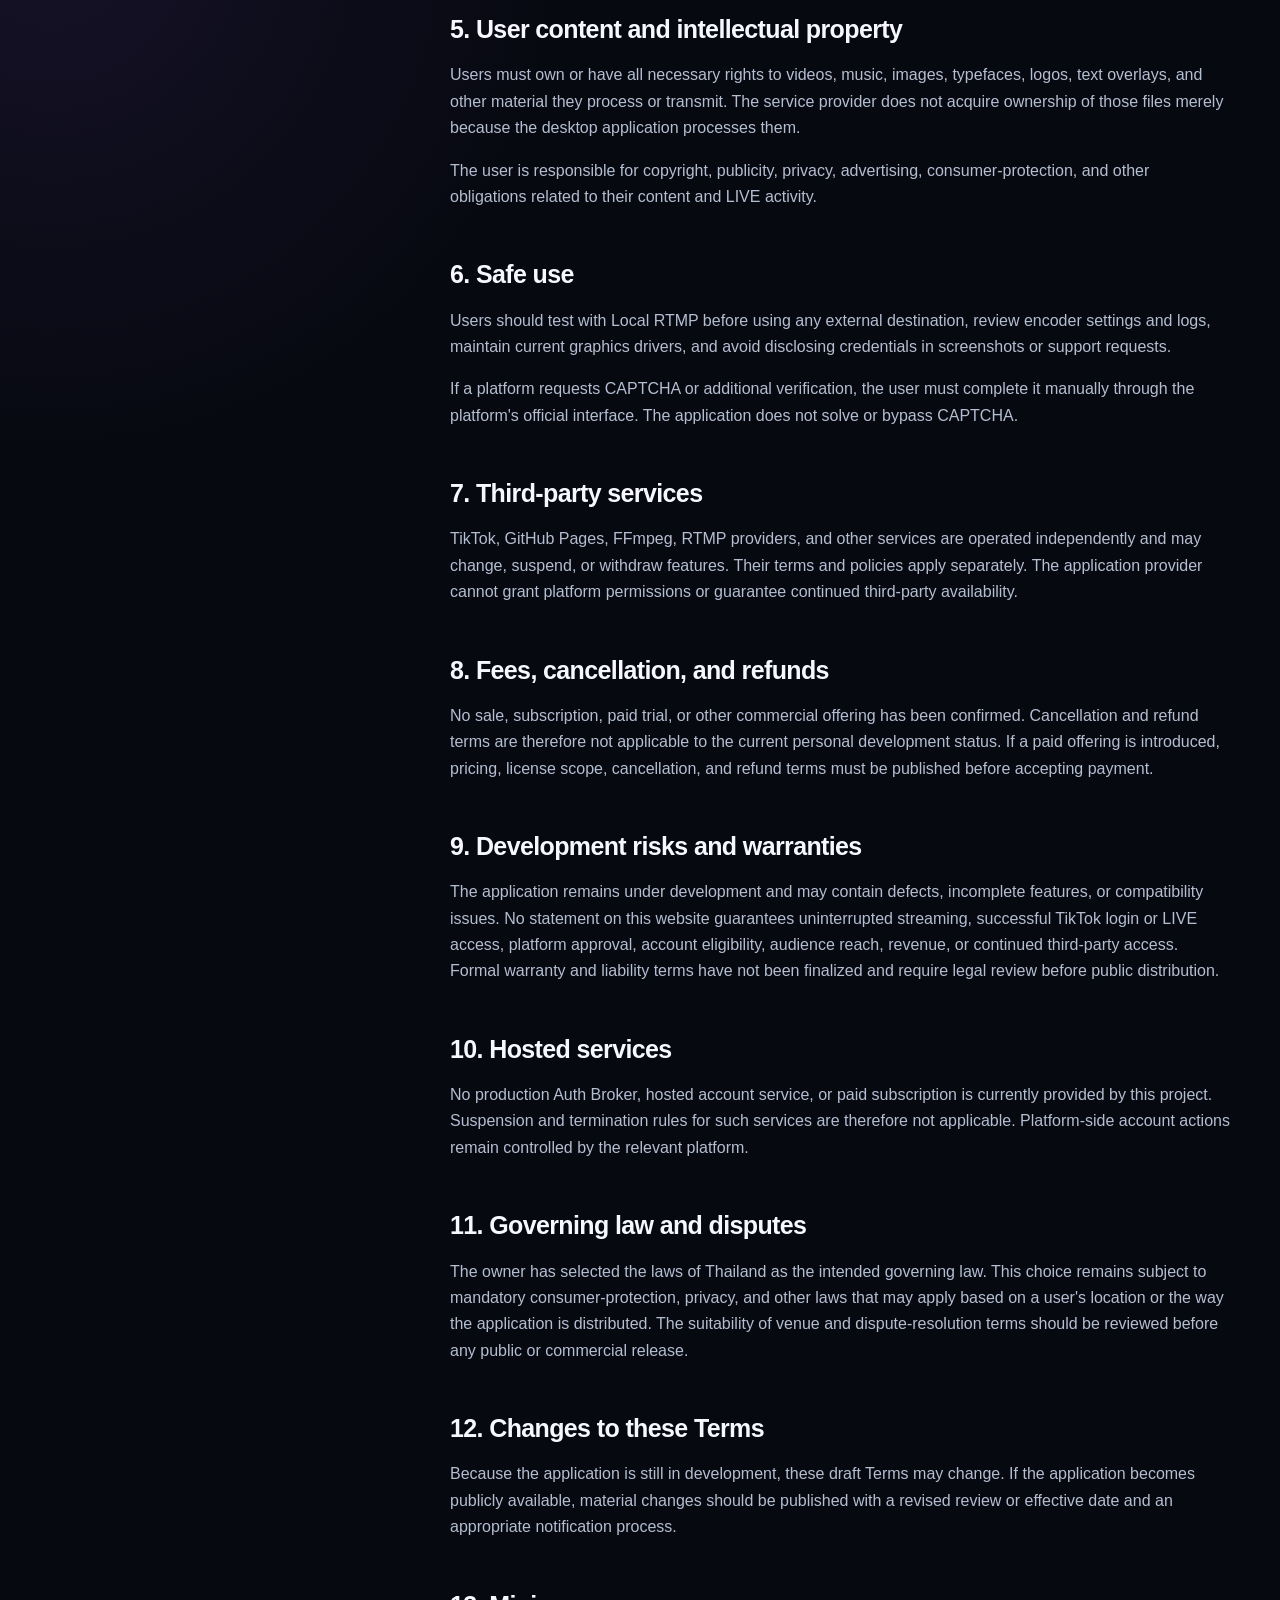
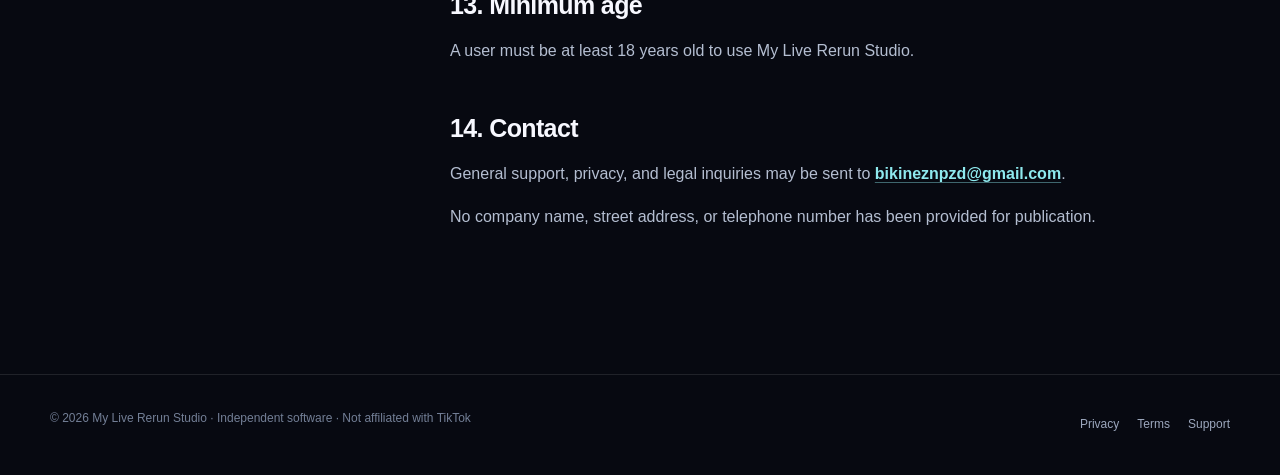
<file: terms.html>
<!doctype html>
<html lang="en">
<head>
  <meta charset="UTF-8" />
  <meta name="viewport" content="width=device-width, initial-scale=1.0" />
  <meta name="description" content="Terms of Service for My Live Rerun Studio." />
  <meta name="theme-color" content="#070911" />
  <title>Terms of Service — My Live Rerun Studio</title>
  <link rel="stylesheet" href="assets/styles.css" />
  <script src="assets/main.js" defer></script>
</head>
<body>
  <a class="skip-link" href="#main">Skip to content</a>
  <header class="site-header"><nav class="container nav" aria-label="Primary navigation"><a class="brand" href="index.html"><span class="brand-mark" aria-hidden="true"></span><span>My Live Rerun Studio<small>Independent Windows application</small></span></a><button class="menu-button" data-menu-button aria-label="Open navigation" aria-expanded="false">☰</button><div class="nav-links" data-navigation data-open="false"><a href="index.html">Home</a><a href="privacy.html">Privacy</a><a href="terms.html" aria-current="page">Terms</a><a href="support.html">Support</a></div></nav></header>

  <main id="main">
    <header class="container page-hero"><p class="eyebrow">Terms of Service</p><h1>Current boundaries for a project in development.</h1><p class="page-meta">Effective date: October 23, 2026</p></header>
    <div class="container notice"><span class="notice-mark">!</span><div>My Live Rerun Studio is currently a personal development project, not a confirmed commercial service. These Terms describe the present project status and must be reviewed again before the application is offered to other users.</div></div>

    <div class="container legal-layout">
      <aside class="legal-nav" aria-label="Terms sections"><a href="#agreement">Status</a><a href="#service">Application</a><a href="#accounts">Accounts</a><a href="#live">Streaming</a><a href="#content">Content</a><a href="#security">Security</a><a href="#warranty">Warranty</a><a href="#law">Law</a><a href="#age">Age</a><a href="#contact">Contact</a></aside>
      <article class="prose">
        <section id="agreement"><h2>1. Current status</h2><p>My Live Rerun Studio is developed by an individual developer in Thailand and was initially created for personal use. The developer's personal name, street address, and telephone number have not been provided for publication. General support, privacy, and legal inquiries may be sent to <a href="mailto:bikineznpzd@gmail.com">bikineznpzd@gmail.com</a>. The application may become available to other users in the future, but no public release or commercial offering is confirmed.</p></section>

        <section id="service"><h2>2. The application</h2><p>My Live Rerun Studio is an independent Windows application in development for managing local video playlists, portrait previews, text overlays, and multiple FFmpeg streaming processes. Availability of a feature may depend on Windows, FFmpeg, graphics drivers, network conditions, third-party services, and account eligibility.</p><p>My Live Rerun Studio is not an official TikTok product. It is not affiliated with, approved, sponsored, endorsed, or operated by TikTok.</p></section>

        <section id="accounts"><h2>3. Accounts and authorization</h2><p>The current project contains client-side preparation for OAuth and QR authorization but does not include a production Auth Broker. Real TikTok Login Kit account connection has not been verified. If enabled in the future, a user must authenticate through the official authorization experience and explicitly grant requested scopes.</p><p>Login Kit authentication does not itself grant LIVE eligibility, provide a Stream Key, or authorize the application to start a LIVE. TikTok connection and streaming depend on platform eligibility, permissions, credentials obtained through authorized channels, and TikTok's current terms.</p></section>

        <section id="live"><h2>4. Streaming destinations</h2><p>Local RTMP testing is implemented. TikTok LIVE streaming has not been verified. A user may stream only to destinations they are authorized to use, and any external RTMP/RTMPS Server URL or Stream Key must be obtained through an authorized channel.</p><p>The application must not be used to bypass login, license checks, CAPTCHA, account restrictions, rate limits, or platform security. Private APIs, unauthorized session extraction, and credentials obtained without permission are prohibited.</p></section>

        <section id="content"><h2>5. User content and intellectual property</h2><p>Users must own or have all necessary rights to videos, music, images, typefaces, logos, text overlays, and other material they process or transmit. The service provider does not acquire ownership of those files merely because the desktop application processes them.</p><p>The user is responsible for copyright, publicity, privacy, advertising, consumer-protection, and other obligations related to their content and LIVE activity.</p></section>

        <section id="security"><h2>6. Safe use</h2><p>Users should test with Local RTMP before using any external destination, review encoder settings and logs, maintain current graphics drivers, and avoid disclosing credentials in screenshots or support requests.</p><p>If a platform requests CAPTCHA or additional verification, the user must complete it manually through the platform's official interface. The application does not solve or bypass CAPTCHA.</p></section>

        <section id="third-parties"><h2>7. Third-party services</h2><p>TikTok, GitHub Pages, FFmpeg, RTMP providers, and other services are operated independently and may change, suspend, or withdraw features. Their terms and policies apply separately. The application provider cannot grant platform permissions or guarantee continued third-party availability.</p></section>

        <section id="fees"><h2>8. Fees, cancellation, and refunds</h2><p>No sale, subscription, paid trial, or other commercial offering has been confirmed. Cancellation and refund terms are therefore not applicable to the current personal development status. If a paid offering is introduced, pricing, license scope, cancellation, and refund terms must be published before accepting payment.</p></section>

        <section id="warranty"><h2>9. Development risks and warranties</h2><p>The application remains under development and may contain defects, incomplete features, or compatibility issues. No statement on this website guarantees uninterrupted streaming, successful TikTok login or LIVE access, platform approval, account eligibility, audience reach, revenue, or continued third-party access. Formal warranty and liability terms have not been finalized and require legal review before public distribution.</p></section>

        <section id="termination"><h2>10. Hosted services</h2><p>No production Auth Broker, hosted account service, or paid subscription is currently provided by this project. Suspension and termination rules for such services are therefore not applicable. Platform-side account actions remain controlled by the relevant platform.</p></section>

        <section id="law"><h2>11. Governing law and disputes</h2><p>The owner has selected the laws of Thailand as the intended governing law. This choice remains subject to mandatory consumer-protection, privacy, and other laws that may apply based on a user's location or the way the application is distributed. The suitability of venue and dispute-resolution terms should be reviewed before any public or commercial release.</p></section>

        <section id="changes"><h2>12. Changes to these Terms</h2><p>Because the application is still in development, these draft Terms may change. If the application becomes publicly available, material changes should be published with a revised review or effective date and an appropriate notification process.</p></section>

        <section id="age"><h2>13. Minimum age</h2><p>A user must be at least 18 years old to use My Live Rerun Studio.</p></section>

        <section id="contact"><h2>14. Contact</h2><p>General support, privacy, and legal inquiries may be sent to <a href="mailto:bikineznpzd@gmail.com">bikineznpzd@gmail.com</a>.</p><p>No company name, street address, or telephone number has been provided for publication.</p></section>
      </article>
    </div>
  </main>

  <footer class="site-footer"><div class="container footer-grid"><p class="footer-copy">© <span data-year></span> My Live Rerun Studio · Independent software · Not affiliated with TikTok</p><div class="footer-links"><a href="privacy.html">Privacy</a><a href="terms.html">Terms</a><a href="support.html">Support</a></div></div></footer>
</body>
</html>
</file>
<file: assets/styles.css>
:root {
  color-scheme: dark;
  --bg: #070911;
  --surface: #0f1421;
  --surface-2: #151b2b;
  --line: rgba(255, 255, 255, 0.1);
  --text: #f7f8ff;
  --muted: #9ca7bd;
  --blue: #6687ff;
  --violet: #a367ff;
  --cyan: #35d7df;
  --green: #48df9f;
  --amber: #f4c967;
  --max: 1180px;
}

* { box-sizing: border-box; }
html { scroll-behavior: smooth; }
body {
  margin: 0;
  min-width: 320px;
  background:
    radial-gradient(circle at 82% 1%, rgba(102, 135, 255, .17), transparent 30rem),
    radial-gradient(circle at 4% 42%, rgba(163, 103, 255, .09), transparent 32rem),
    var(--bg);
  color: var(--text);
  font-family: Inter, ui-sans-serif, "Segoe UI", Arial, sans-serif;
  line-height: 1.65;
  -webkit-font-smoothing: antialiased;
}

a { color: inherit; }
button, a { -webkit-tap-highlight-color: transparent; }
img, svg { display: block; max-width: 100%; }
.container { width: min(calc(100% - 40px), var(--max)); margin-inline: auto; }
.skip-link { position: fixed; left: 12px; top: -80px; z-index: 100; border-radius: 10px; background: #fff; color: #080b14; padding: 10px 14px; }
.skip-link:focus { top: 12px; }

.site-header { position: sticky; top: 0; z-index: 30; border-bottom: 1px solid var(--line); background: rgba(7, 9, 17, .8); backdrop-filter: blur(18px); }
.nav { min-height: 74px; display: flex; align-items: center; justify-content: space-between; gap: 24px; }
.brand { display: inline-flex; align-items: center; gap: 12px; text-decoration: none; font-weight: 780; letter-spacing: -.025em; }
.brand-mark { position: relative; width: 39px; height: 39px; border-radius: 12px; background: linear-gradient(145deg, var(--cyan), var(--blue) 48%, var(--violet)); box-shadow: 0 10px 30px rgba(102, 135, 255, .28); }
.brand-mark::after { content: "R"; position: absolute; inset: 2px; display: grid; place-items: center; border-radius: 10px; background: #0d1220; font-size: 18px; }
.brand small { display: block; color: var(--muted); font-size: 9px; font-weight: 650; letter-spacing: .12em; text-transform: uppercase; }
.nav-links { display: flex; align-items: center; gap: 5px; }
.nav-links a { border-radius: 10px; color: var(--muted); padding: 8px 12px; font-size: 14px; text-decoration: none; transition: 160ms ease; }
.nav-links a:hover, .nav-links a[aria-current="page"] { background: rgba(255,255,255,.06); color: var(--text); }
.menu-button { display: none; width: 42px; height: 42px; border: 1px solid var(--line); border-radius: 12px; background: var(--surface); color: #fff; font-size: 20px; }

.hero { padding: 92px 0 76px; overflow: hidden; }
.hero-grid { display: grid; grid-template-columns: 1.03fr .97fr; align-items: center; gap: 64px; }
.eyebrow { display: inline-flex; align-items: center; gap: 9px; margin: 0 0 18px; color: #b6c5ff; font-size: 11px; font-weight: 850; letter-spacing: .17em; text-transform: uppercase; }
.eyebrow::before { content: ""; width: 7px; height: 7px; border-radius: 50%; background: var(--cyan); box-shadow: 0 0 16px var(--cyan); }
h1, h2, h3, p { margin-top: 0; }
h1 { margin-bottom: 22px; font-size: clamp(44px, 6.2vw, 78px); line-height: 1.02; letter-spacing: -.055em; }
.gradient-text { background: linear-gradient(100deg, #fff 5%, #a5b8ff 50%, #ca8aff); -webkit-background-clip: text; background-clip: text; color: transparent; }
.lead { max-width: 650px; color: #b4bed2; font-size: clamp(17px, 2vw, 20px); }
.hero-actions { display: flex; flex-wrap: wrap; gap: 12px; margin-top: 32px; }
.button { display: inline-flex; min-height: 46px; align-items: center; justify-content: center; gap: 8px; border: 1px solid transparent; border-radius: 13px; padding: 10px 18px; font-size: 14px; font-weight: 760; text-decoration: none; transition: transform 160ms ease, border-color 160ms ease; }
.button:hover { transform: translateY(-2px); }
.button-primary { background: linear-gradient(100deg, var(--blue), var(--violet)); box-shadow: 0 16px 40px rgba(102, 135, 255, .23); }
.button-secondary { border-color: var(--line); background: rgba(255,255,255,.04); }
.trust-note { margin-top: 24px; color: #7d889d; font-size: 12px; }

.product-frame { position: relative; min-height: 520px; }
.glow { position: absolute; inset: 15% -12% 10%; border-radius: 50%; background: linear-gradient(135deg, rgba(53,215,223,.2), rgba(163,103,255,.22)); filter: blur(70px); }
.app-window { position: relative; border: 1px solid rgba(255,255,255,.13); border-radius: 22px; background: rgba(12,17,30,.93); box-shadow: 0 36px 90px rgba(0,0,0,.5); overflow: hidden; transform: perspective(1200px) rotateY(-4deg) rotateX(2deg); }
.window-bar { display: flex; align-items: center; gap: 7px; height: 43px; border-bottom: 1px solid var(--line); padding: 0 16px; }
.window-dot { width: 8px; height: 8px; border-radius: 50%; background: #3a4357; }
.window-title { margin-left: 8px; color: #78849a; font-size: 9px; }
.dashboard { padding: 16px; }
.dashboard-head { display: flex; justify-content: space-between; margin-bottom: 14px; }
.dashboard-title { width: 90px; height: 10px; border-radius: 6px; background: #dce4f5; }
.dashboard-status { width: 54px; height: 10px; border-radius: 8px; background: rgba(72,223,159,.25); }
.channel-grid { display: grid; grid-template-columns: repeat(5, 1fr); gap: 8px; }
.channel { border: 1px solid var(--line); border-radius: 10px; background: #101725; padding: 7px; }
.preview { position: relative; aspect-ratio: 9 / 16; border-radius: 7px; background: linear-gradient(160deg, #273656, #141b2b 54%, #212d49); overflow: hidden; }
.preview::before { content: ""; position: absolute; width: 70%; aspect-ratio: 1; left: 15%; top: 19%; border-radius: 50%; background: linear-gradient(135deg, rgba(53,215,223,.2), rgba(163,103,255,.4)); }
.preview::after { content: "9:16"; position: absolute; left: 0; right: 0; bottom: 11%; color: rgba(255,255,255,.72); font-size: 7px; font-weight: 700; text-align: center; }
.channel-name { width: 62%; height: 5px; margin: 7px 0 5px; border-radius: 3px; background: #69758b; }
.channel-controls { display: flex; gap: 3px; }
.channel-controls span { flex: 1; height: 6px; border-radius: 4px; background: #24314a; }
.channel-controls span:last-child { background: linear-gradient(90deg, var(--blue), var(--violet)); }
.floating-card { position: absolute; right: -18px; bottom: 32px; width: 190px; border: 1px solid rgba(255,255,255,.14); border-radius: 16px; background: rgba(19,26,44,.95); box-shadow: 0 22px 44px rgba(0,0,0,.4); padding: 14px; }
.status-line { display: flex; align-items: center; gap: 8px; font-size: 11px; font-weight: 750; }
.status-dot { width: 8px; height: 8px; border-radius: 50%; background: var(--green); box-shadow: 0 0 14px var(--green); }
.meter { height: 5px; margin-top: 12px; border-radius: 8px; background: #252d40; overflow: hidden; }
.meter span { display: block; width: 74%; height: 100%; background: linear-gradient(90deg, var(--cyan), var(--blue)); }

.section { padding: 84px 0; }
.section-alt { border-block: 1px solid var(--line); background: rgba(255,255,255,.018); }
.section-heading { max-width: 740px; margin-bottom: 38px; }
.section-heading h2 { margin-bottom: 14px; font-size: clamp(30px, 4vw, 47px); line-height: 1.15; letter-spacing: -.038em; }
.section-heading p { color: var(--muted); }
.grid-3 { display: grid; grid-template-columns: repeat(3, 1fr); gap: 16px; }
.feature-card { min-height: 214px; border: 1px solid var(--line); border-radius: 20px; background: linear-gradient(145deg, rgba(255,255,255,.055), rgba(255,255,255,.018)); padding: 24px; }
.icon-box { display: grid; width: 42px; height: 42px; place-items: center; margin-bottom: 20px; border-radius: 13px; background: rgba(102,135,255,.13); color: #aabaff; font-weight: 850; }
.feature-card h3 { margin-bottom: 8px; font-size: 18px; }
.feature-card p { color: var(--muted); font-size: 14px; }
.feature-meta { margin-top: 18px; color: var(--green); font-size: 10px; font-weight: 850; letter-spacing: .11em; text-transform: uppercase; }
.feature-meta.pending { color: var(--amber); }

.flow { display: grid; grid-template-columns: repeat(4, 1fr); gap: 1px; border: 1px solid var(--line); border-radius: 20px; background: var(--line); overflow: hidden; }
.flow-step { min-height: 195px; background: #0c111d; padding: 24px; }
.step-number { color: #7182a9; font-size: 12px; font-weight: 850; }
.flow-step h3 { margin: 34px 0 8px; font-size: 17px; }
.flow-step p { color: var(--muted); font-size: 13px; }
.notice { display: flex; align-items: flex-start; gap: 14px; border: 1px solid rgba(244,201,103,.25); border-radius: 16px; background: rgba(244,201,103,.07); padding: 18px; color: #e9ddba; font-size: 14px; }
.notice-mark { display: grid; flex: 0 0 auto; width: 28px; height: 28px; place-items: center; border-radius: 50%; background: rgba(244,201,103,.14); color: var(--amber); font-weight: 900; }
.check-grid { display: grid; grid-template-columns: repeat(2, 1fr); gap: 12px; margin-top: 28px; }
.check-item { display: flex; gap: 12px; border: 1px solid var(--line); border-radius: 15px; background: rgba(255,255,255,.025); padding: 17px; color: var(--muted); font-size: 14px; }
.check { color: var(--green); font-weight: 900; }

.page-hero { padding: 76px 0 45px; }
.page-hero h1 { max-width: 880px; font-size: clamp(40px, 6vw, 65px); }
.page-meta { color: var(--muted); font-size: 13px; }
.legal-layout { display: grid; grid-template-columns: 230px minmax(0, 780px); align-items: start; justify-content: space-between; gap: 60px; padding: 28px 0 100px; }
.legal-nav { position: sticky; top: 98px; border-left: 1px solid var(--line); padding-left: 18px; }
.legal-nav a { display: block; color: var(--muted); padding: 5px 0; font-size: 13px; text-decoration: none; }
.legal-nav a:hover { color: #fff; }
.prose section { scroll-margin-top: 100px; margin-bottom: 44px; }
.prose h2 { margin-bottom: 12px; font-size: 25px; letter-spacing: -.025em; }
.prose h3 { margin: 24px 0 8px; font-size: 17px; }
.prose p, .prose li { color: #b4bed1; }
.prose ul { padding-left: 21px; }
.prose a, .contact-row a, .cta a:not(.button) { color: #8ee9ee; font-weight: 700; text-decoration-color: rgba(142,233,238,.42); text-underline-offset: 3px; overflow-wrap: anywhere; }
.prose a:hover, .contact-row a:hover, .cta a:not(.button):hover { color: #c8fbff; text-decoration-color: currentColor; }
.prose a:focus-visible, .contact-row a:focus-visible, .cta a:not(.button):focus-visible { border-radius: 4px; outline: 2px solid var(--cyan); outline-offset: 3px; }
.review { display: inline-block; border: 1px solid rgba(244,201,103,.3); border-radius: 6px; background: rgba(244,201,103,.1); color: #ffe3a1; padding: 1px 7px; font-size: .88em; font-weight: 750; }
.code-line { display: block; margin-top: 8px; border: 1px solid var(--line); border-radius: 10px; background: #090d16; padding: 9px 11px; color: #c8d3ec; font-family: Consolas, monospace; font-size: 12px; word-break: break-word; }

.contact-grid { display: grid; grid-template-columns: .9fr 1.1fr; gap: 18px; padding-bottom: 100px; }
.contact-card { border: 1px solid var(--line); border-radius: 22px; background: rgba(255,255,255,.025); padding: 28px; }
.contact-row { padding: 18px 0; border-bottom: 1px solid var(--line); }
.contact-row:last-child { border-bottom: 0; }
.contact-row small { display: block; color: var(--muted); }
.contact-row strong { display: block; margin-top: 5px; }
.support-list { display: grid; gap: 12px; margin-top: 22px; }
.support-list div { border: 1px solid var(--line); border-radius: 14px; padding: 14px; color: var(--muted); font-size: 14px; }

.cta { position: relative; overflow: hidden; border: 1px solid rgba(128,157,255,.25); border-radius: 28px; background: linear-gradient(130deg, rgba(102,135,255,.15), rgba(163,103,255,.08)); padding: 50px; }
.cta::after { content: ""; position: absolute; width: 280px; height: 280px; right: -80px; top: -150px; border-radius: 50%; background: rgba(53,215,223,.14); filter: blur(20px); }
.cta h2 { max-width: 670px; margin-bottom: 12px; font-size: clamp(28px, 4vw, 44px); line-height: 1.2; }
.cta p { max-width: 720px; color: var(--muted); }

.site-footer { border-top: 1px solid var(--line); padding: 34px 0; }
.footer-grid { display: flex; align-items: center; justify-content: space-between; gap: 24px; }
.footer-copy { color: #737f96; font-size: 12px; }
.footer-links { display: flex; flex-wrap: wrap; gap: 18px; }
.footer-links a { color: var(--muted); font-size: 12px; text-decoration: none; }

@media (max-width: 900px) {
  .hero { padding-top: 66px; }
  .hero-grid { grid-template-columns: 1fr; gap: 44px; }
  .product-frame { min-height: auto; }
  .app-window { transform: none; }
  .grid-3 { grid-template-columns: repeat(2, 1fr); }
  .flow { grid-template-columns: repeat(2, 1fr); }
  .legal-layout { grid-template-columns: 1fr; gap: 30px; }
  .legal-nav { position: static; display: flex; flex-wrap: wrap; gap: 8px 18px; border-left: 0; border-bottom: 1px solid var(--line); padding: 0 0 18px; }
}

@media (max-width: 680px) {
  .container { width: min(calc(100% - 28px), var(--max)); }
  .menu-button { display: inline-grid; place-items: center; }
  .nav-links { position: absolute; left: 14px; right: 14px; top: 67px; display: none; flex-direction: column; align-items: stretch; border: 1px solid var(--line); border-radius: 15px; background: #0e1422; padding: 8px; box-shadow: 0 18px 42px rgba(0,0,0,.45); }
  .nav-links[data-open="true"] { display: flex; }
  .nav-links a { padding: 11px 12px; }
  .brand small { display: none; }
  .hero { padding: 54px 0 60px; }
  h1 { font-size: 45px; }
  .channel-grid { gap: 4px; }
  .dashboard { padding: 10px; }
  .channel { padding: 4px; }
  .floating-card { right: 10px; bottom: -22px; }
  .section { padding: 62px 0; }
  .grid-3, .check-grid, .contact-grid { grid-template-columns: 1fr; }
  .flow { grid-template-columns: 1fr; }
  .flow-step { min-height: auto; }
  .flow-step h3 { margin-top: 20px; }
  .cta { padding: 30px 24px; }
  .footer-grid { align-items: flex-start; flex-direction: column; }
}

@media (prefers-reduced-motion: reduce) {
  html { scroll-behavior: auto; }
  *, *::before, *::after { transition-duration: .01ms !important; animation-duration: .01ms !important; animation-iteration-count: 1 !important; }
}
</file>
